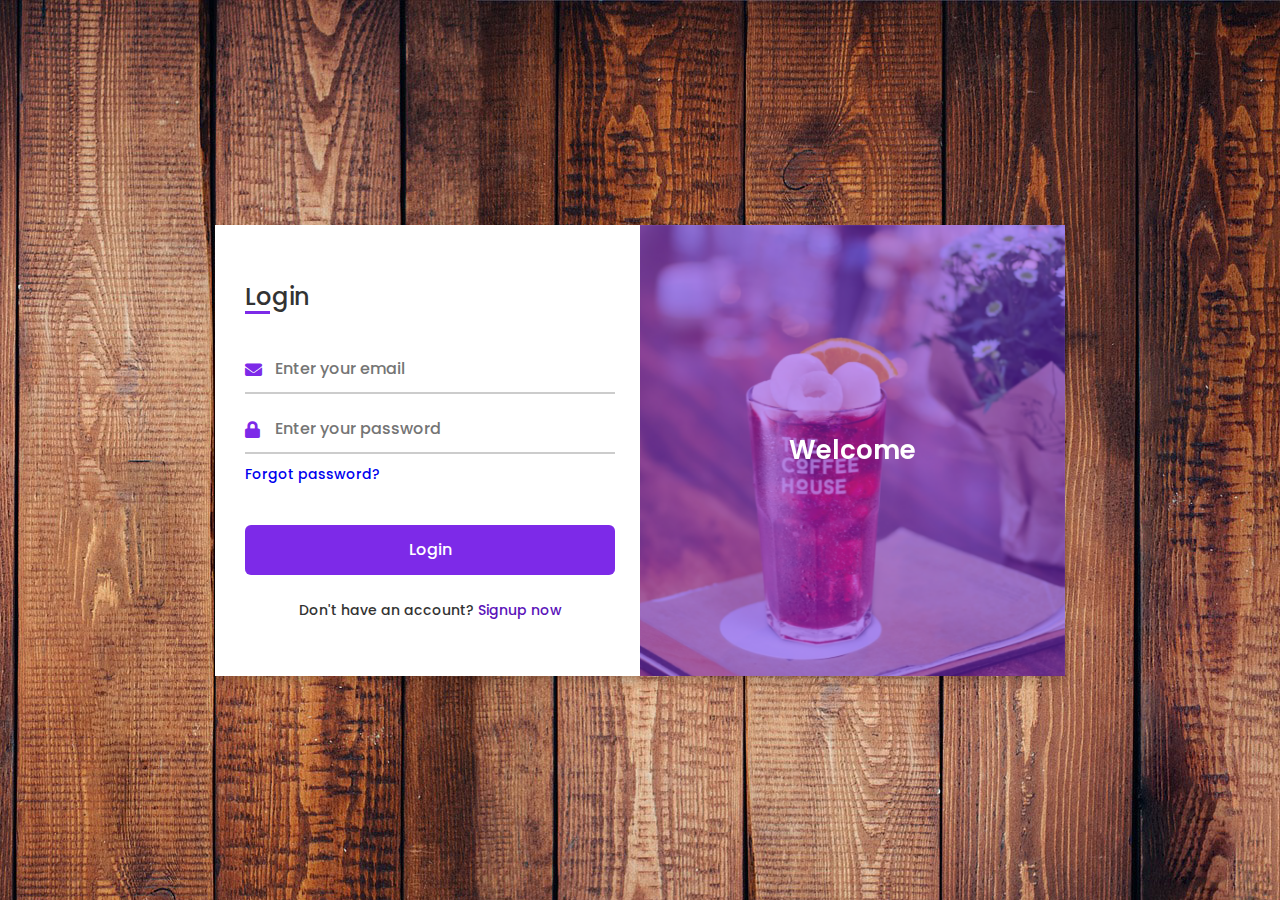
<file: login.html>
<!DOCTYPE html>
<!-- Coding by CodingNepal | www.codingnepalweb.com-->
<html lang="en" dir="ltr">
  <head>
    <meta charset="UTF-8">
    <title> Login and Registration Form in HTML & CSS | CodingLab </title>
    <link rel="stylesheet" href="login.css">
    <!-- Fontawesome CDN Link -->
    <link rel="stylesheet" href="https://cdnjs.cloudflare.com/ajax/libs/font-awesome/5.15.3/css/all.min.css">
    <meta name="viewport" content="width=device-width, initial-scale=1.0">
   </head>
<body>
  <div class="container">
    <input type="checkbox" id="flip">
    <div class="cover">
      <div class="front">
        <img src="images/drink3.jpeg" alt="">
        <div class="text">
          <span class="text-1">Welcome</span>
        </div>
      </div>
      <div class="back">
        <!--<img class="backImg" src="images/backImg.jpg" alt="">-->
        <div class="text">
          <span class="text-1">Complete miles of journey <br> with one step</span>
          <span class="text-2">Let's get started</span>
        </div>
      </div>
    </div>
    <div class="forms">
        <div class="form-content">
          <div class="login-form">
            <div class="title">Login</div>
          <form action="index.html">
            <div class="input-boxes">
              <div class="input-box">
                <i class="fas fa-envelope"></i>
                <input type="text" placeholder="Enter your email" required>
              </div>
              <div class="input-box">
                <i class="fas fa-lock"></i>
                <input type="password" placeholder="Enter your password" required>
              </div>
              <div class="text"><a href="#">Forgot password?</a></div>
              <div class="button input-box">
                <input type="submit" value="Login">
              </div>
              <div class="text sign-up-text">Don't have an account? <label for="flip">Signup now</label></div>
            </div>
        </form>
      </div>
        <div class="signup-form">
          <div class="title">Signup</div>
        <form action="#">
            <div class="input-boxes">
              <div class="input-box">
                <i class="fas fa-user"></i>
                <input type="text" placeholder="Enter your name" required>
              </div>
              <div class="input-box">
                <i class="fas fa-envelope"></i>
                <input type="text" placeholder="Enter your email" required>
              </div>
              <div class="input-box">
                <i class="fas fa-lock"></i>
                <input type="password" placeholder="Enter your password" required>
              </div>
              <div class="button input-box">
                <input type="submit" value="Sumbit">
              </div>
              <div class="text sign-up-text">Already have an account? <label for="flip">Login now</label></div>
            </div>
      </form>
    </div>
    </div>
    </div>
  </div>
</body>
</html>
</file>
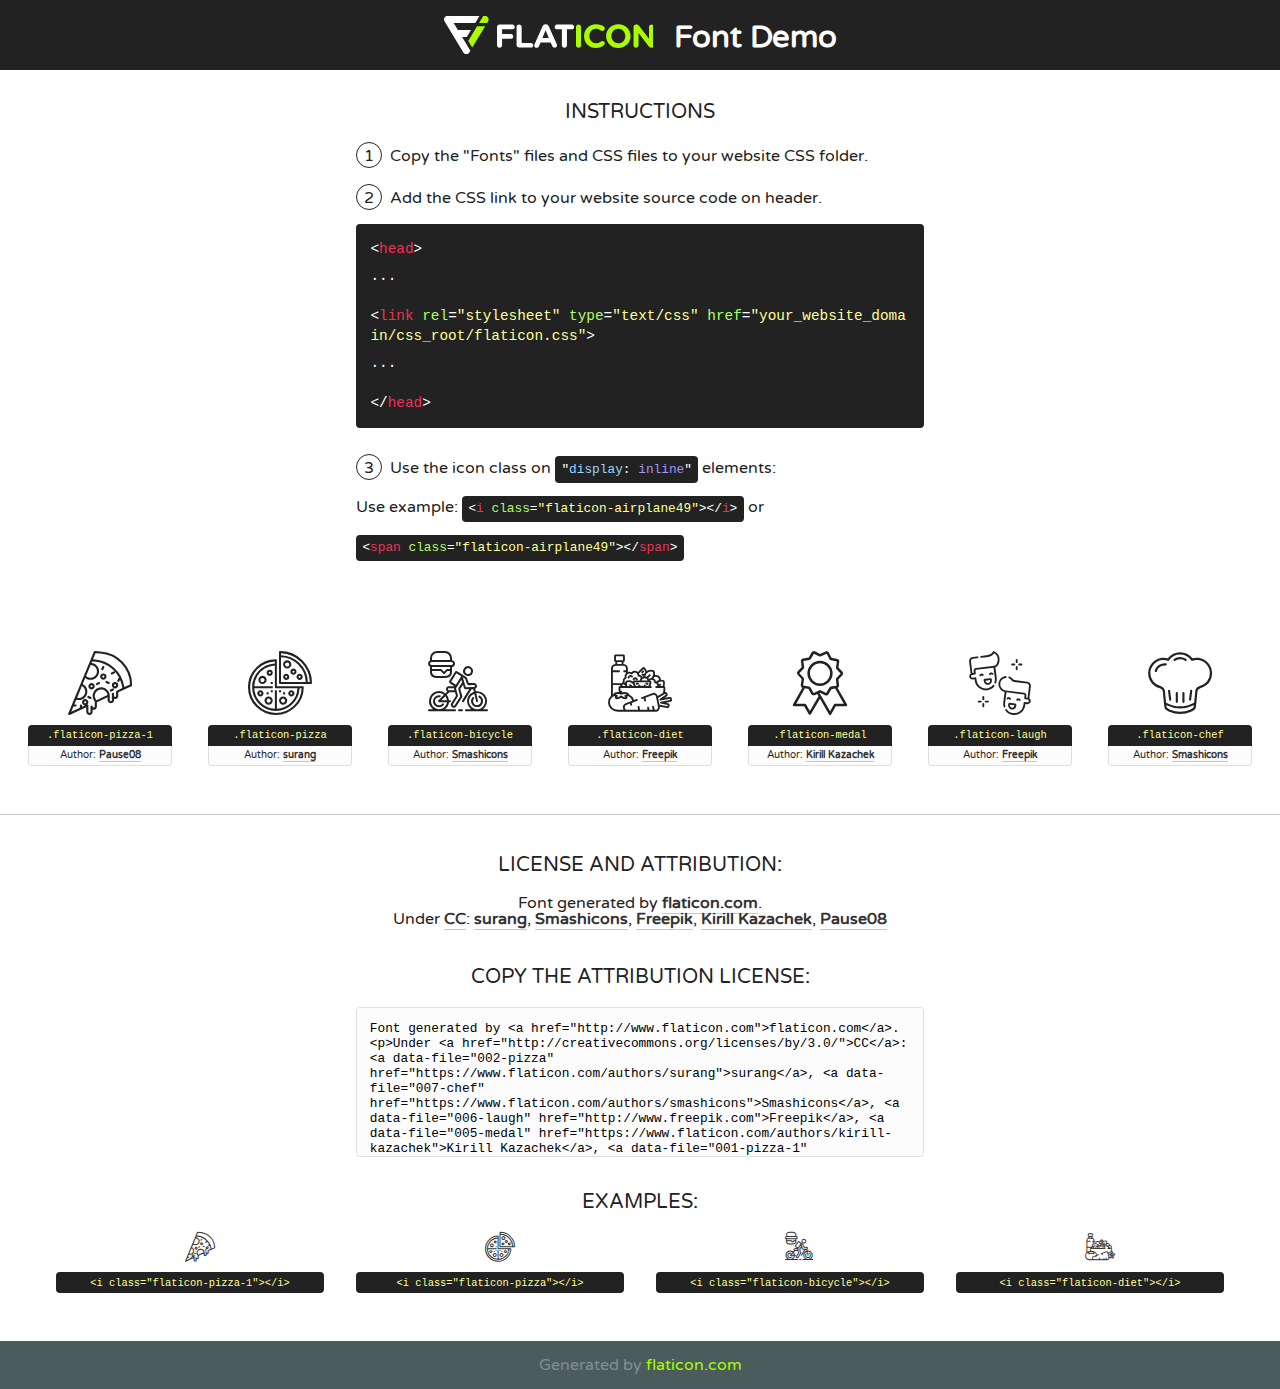
<file: fonts/flaticon/font/flaticon.html>
<!DOCTYPE html>
<!--
  Flaticon icon font: Flaticon
  Creation date: 25/09/2018 08:24
-->
<html>
<!DOCTYPE html>
<html>

<head>
    <title>Flaticon WebFont</title>
    <link href="http://fonts.googleapis.com/css?family=Varela+Round" rel="stylesheet" type="text/css" />
    <link rel="stylesheet" type="text/css" href="flaticon.css">
    <meta charset="UTF-8">
    <style>
    html, body, div, span, applet, object, iframe,
    h1, h2, h3, h4, h5, h6, p, blockquote, pre,
    a, abbr, acronym, address, big, cite, code,
    del, dfn, em, img, ins, kbd, q, s, samp,
    small, strike, strong, sub, sup, tt, var,
    b, u, i, center,
    dl, dt, dd, ol, ul, li,
    fieldset, form, label, legend,
    table, caption, tbody, tfoot, thead, tr, th, td,
    article, aside, canvas, details, embed, 
    figure, figcaption, footer, header, hgroup, 
    menu, nav, output, ruby, section, summary,
    time, mark, audio, video {
        margin: 0;
        padding: 0;
        border: 0;
        font-size: 100%;
        font: inherit;
        vertical-align: baseline;
    }
    /* HTML5 display-role reset for older browsers */
    article, aside, details, figcaption, figure, 
    footer, header, hgroup, menu, nav, section {
        display: block;
    }
    body {
        line-height: 1;
    }
    ol, ul {
        list-style: none;
    }
    blockquote, q {
        quotes: none;
    }
    blockquote:before, blockquote:after,
    q:before, q:after {
        content: '';
        content: none;
    }
    table {
        border-collapse: collapse;
        border-spacing: 0;
    }
    body {
        font-family: 'Varela Round', Helvetica, Arial, sans-serif;
        font-size: 16px;
        color: #222;
    }
    a {
        color: #333;
        border-bottom: 1px solid #a9fd00;
        font-weight: bold;
        text-decoration: none;
    }
    * {
        -moz-box-sizing: border-box;
        -webkit-box-sizing: border-box;
        box-sizing: border-box;
        margin: 0;
        padding: 0;
    }
    [class^="flaticon-"]:before, [class*=" flaticon-"]:before, [class^="flaticon-"]:after, [class*=" flaticon-"]:after {
        font-family: Flaticon;
        font-size: 30px;
        font-style: normal;
        margin-left: 20px;
        color: #333;
    }
    .wrapper {
        max-width: 600px;
        margin: auto;
        padding: 0 1em;
    }
    .title {
        font-size: 1.25em;
        text-align: center;
        margin-bottom: 1em;
        text-transform: uppercase;
    }
    header {
        text-align: center;
        background-color: #222;
        color: #fff;
        padding: 1em;
    }
    header .logo {
        width: 210px;
        height: 38px;
        display: inline-block;
        vertical-align: middle;
        margin-right: 1em;
        border: none;
    }
    header strong {
        font-size: 1.95em;
        font-weight: bold;
        vertical-align: middle;
        margin-top: 5px;
        display: inline-block;
    }
    .demo {
        margin: 2em auto;
        line-height: 1.25em;
    }
    .demo ul li {
        margin-bottom: 1em;
    }
    .demo ul li .num {
        color: #222;
        border-radius: 20px;
        display: inline-block;
        width: 26px;
        padding: 3px;
        height: 26px;
        text-align: center;
        margin-right: 0.5em;
        border: 1px solid #222;
    }
    .demo ul li code {
        background-color: #222;
        border-radius: 4px;
        padding: 0.25em 0.5em;
        display: inline-block;
        color: #fff;
        font-family: Consolas,Monaco,Lucida Console,Liberation Mono,DejaVu Sans Mono,Bitstream Vera Sans Mono,Courier New, monospace;
        font-weight: lighter;
        margin-top: 1em;
        font-size: 0.8em;
        word-break: break-all;
    }
    .demo ul li code.big {
        padding: 1em;
        font-size: 0.9em;
    }
    .demo ul li code .red {
        color: #EF3159;
    }
    .demo ul li code .green {
        color: #ACFF65;
    }
    .demo ul li code .yellow {
        color: #FFFF99;
    }
    .demo ul li code .blue {
        color: #99D3FF;
    }
    .demo ul li code .purple {
        color: #A295FF;
    }
    .demo ul li code .dots {
        margin-top: 0.5em;
        display: block;
    }
    #glyphs {
        border-bottom: 1px solid #ccc;
        padding: 2em 0;
        text-align: center;
    }
    .glyph {
        display: inline-block;
        width: 9em;
        margin: 1em;
        text-align: center;
        vertical-align: top;
        background: #FFF;
    }
    .glyph .glyph-icon {
        padding: 10px;
        display: block;
        font-family:"Flaticon";
        font-size: 64px;
        line-height: 1;
    }
    .glyph .glyph-icon:before {
        font-size: 64px;
        color: #222;
        margin-left: 0;
    }
    .class-name {
        font-size: 0.65em;
        background-color: #222;
        color: #fff;
        border-radius: 4px 4px 0 0;
        padding: 0.5em;
        color: #FFFF99;
        font-family: Consolas,Monaco,Lucida Console,Liberation Mono,DejaVu Sans Mono,Bitstream Vera Sans Mono,Courier New, monospace;
    }
    .author-name {
        font-size: 0.6em;
        background-color: #fcfcfd;
        border: 1px solid #DEDEE4;
        border-top: 0;
        border-radius: 0 0 4px 4px;
        padding: 0.5em;
    }
    .class-name:last-child {
        font-size: 10px;
        color:#888;
    }
    .class-name:last-child a {
        font-size: 10px;
        color:#555;
    }
    .class-name:last-child a:hover {
        color:#a9fd00;
    }
    .glyph > input {
        display: block;
        width: 100px;
        margin: 5px auto;
        text-align: center;
        font-size: 12px;
        cursor: text;
    }
    .glyph > input.icon-input {
        font-family:"Flaticon";
        font-size: 16px;
        margin-bottom: 10px;
    }
    .attribution .title {
        margin-top: 2em;
    }
    .attribution textarea {
        background-color: #fcfcfd;
        padding: 1em;
        border: none;
        box-shadow: none;
        border: 1px solid #DEDEE4;
        border-radius: 4px;
        resize: none;
        width: 100%;
        height: 150px;
        font-size: 0.8em;
        font-family: Consolas,Monaco,Lucida Console,Liberation Mono,DejaVu Sans Mono,Bitstream Vera Sans Mono,Courier New, monospace;
        -webkit-appearance: none;
    }
    .iconsuse {
        margin: 2em auto;
        text-align: center;
        max-width: 1200px;
    }
    .iconsuse:after {
        content: '';
        display: table;
        clear: both;
    }
    .iconsuse .image {
        float: left;
        width: 25%;
        padding: 0 1em;
    }
    .iconsuse .image p {
        margin-bottom: 1em;
    }
    .iconsuse .image span {
        display: block;
        font-size: 0.65em;
        background-color: #222;
        color: #fff;
        border-radius: 4px;
        padding: 0.5em;
        color: #FFFF99;
        margin-top: 1em;
        font-family: Consolas,Monaco,Lucida Console,Liberation Mono,DejaVu Sans Mono,Bitstream Vera Sans Mono,Courier New, monospace;
    }
    #footer {
        text-align: center;
        background-color: #4C5B5C;
        color: #7c9192;
        padding: 1em;
    }
    #footer a {
        border: none;
        color: #a9fd00;
        font-weight: normal;
    }
    @media (max-width: 960px) {
        .iconsuse .image {
            width: 50%;
        }
    }
    @media (max-width: 560px) {
        .iconsuse .image {
            width: 100%;
        }
    }
    </style>
</head>

<body class="characters-off">

    <header>
        <a href="http://www.flaticon.com" target="_blank" class="logo">
            <svg version="1.1" xmlns="http://www.w3.org/2000/svg" xmlns:xlink="http://www.w3.org/1999/xlink" xmlns:a="http://ns.adobe.com/AdobeSVGViewerExtensions/3.0/" viewBox="0 0 560.875 102.036" enable-background="new 0 0 560.875 102.036" xml:space="preserve">
                <defs>
                </defs>
                <g>
                    <g class="letters">
                        <path fill="#ffffff" d="M141.596,29.675c0-3.777,2.985-6.767,6.764-6.767h34.438c3.426,0,6.15,2.728,6.15,6.15
                        c0,3.43-2.724,6.149-6.15,6.149h-27.674v13.091h23.719c3.429,0,6.151,2.724,6.151,6.15c0,3.43-2.723,6.149-6.151,6.149h-23.719
                        v17.574c0,3.773-2.986,6.761-6.764,6.761c-3.779,0-6.764-2.989-6.764-6.761V29.675z"></path>
                        <path fill="#ffffff" d="M193.844,29.149c0-3.781,2.985-6.767,6.764-6.767c3.776,0,6.763,2.985,6.763,6.767v42.957h25.039
                        c3.426,0,6.149,2.726,6.149,6.153c0,3.425-2.723,6.15-6.149,6.15h-31.802c-3.779,0-6.764-2.986-6.764-6.768V29.149z"></path>
                        <path fill="#ffffff" d="M241.891,75.71l21.438-48.407c1.492-3.341,4.215-5.357,7.906-5.357h0.792
                        c3.686,0,6.323,2.017,7.815,5.357l21.439,48.407c0.436,0.967,0.701,1.845,0.701,2.723c0,3.602-2.809,6.501-6.414,6.501
                        c-3.161,0-5.269-1.845-6.499-4.655l-4.132-9.661h-27.059l-4.301,10.102c-1.144,2.631-3.426,4.214-6.237,4.214
                        c-3.517,0-6.24-2.81-6.24-6.325C241.1,77.64,241.451,76.677,241.891,75.71z M279.932,58.666l-8.521-20.297l-8.526,20.297H279.932
                        z"></path>
                        <path fill="#ffffff" d="M314.864,35.387H301.86c-3.429,0-6.239-2.813-6.239-6.238c0-3.429,2.811-6.24,6.239-6.24h39.533
                        c3.426,0,6.237,2.811,6.237,6.24c0,3.425-2.811,6.238-6.237,6.238h-13.001v42.785c0,3.773-2.99,6.761-6.764,6.761
                        c-3.779,0-6.764-2.989-6.764-6.761V35.387z"></path>
                        <path fill="#A9FD00" d="M352.615,29.149c0-3.781,2.985-6.767,6.767-6.767c3.774,0,6.761,2.985,6.761,6.767v49.024
                        c0,3.773-2.987,6.761-6.761,6.761c-3.781,0-6.767-2.989-6.767-6.761V29.149z"></path>
                        <path fill="#A9FD00" d="M374.132,53.836v-0.179c0-17.481,13.178-31.801,32.065-31.801c9.22,0,15.459,2.458,20.557,6.238
                        c1.402,1.054,2.637,2.985,2.637,5.357c0,3.692-2.985,6.59-6.681,6.59c-1.845,0-3.071-0.702-4.044-1.319
                        c-3.776-2.813-7.729-4.393-12.562-4.393c-10.364,0-17.831,8.611-17.831,19.154v0.173c0,10.542,7.291,19.329,17.831,19.329
                        c5.715,0,9.492-1.756,13.359-4.834c1.049-0.874,2.458-1.491,4.039-1.491c3.429,0,6.325,2.813,6.325,6.236
                        c0,2.106-1.056,3.78-2.282,4.834c-5.539,4.834-12.036,7.733-21.878,7.733C387.572,85.464,374.132,71.493,374.132,53.836z"></path>
                        <path fill="#A9FD00" d="M433.009,53.836v-0.179c0-17.481,13.79-31.801,32.766-31.801c18.981,0,32.592,14.143,32.592,31.628v0.173
                        c0,17.483-13.785,31.807-32.769,31.807C446.625,85.464,433.009,71.32,433.009,53.836z M484.224,53.836v-0.179
                        c0-10.539-7.725-19.326-18.626-19.326c-10.893,0-18.449,8.611-18.449,19.154v0.173c0,10.542,7.73,19.329,18.626,19.329
                        C476.676,72.986,484.224,64.378,484.224,53.836z"></path>
                        <path fill="#A9FD00" d="M506.233,29.321c0-3.774,2.99-6.763,6.767-6.763h1.401c3.252,0,5.183,1.583,7.029,3.953l26.093,34.265
                        V29.059c0-3.692,2.99-6.677,6.681-6.677c3.683,0,6.671,2.985,6.671,6.677v48.934c0,3.78-2.987,6.765-6.764,6.765h-0.436
                        c-3.257,0-5.188-1.581-7.034-3.953l-27.056-35.492v32.944c0,3.687-2.985,6.676-6.678,6.676c-3.683,0-6.673-2.989-6.673-6.676
                        V29.321z"></path>
                    </g>
                    <g class="insignia">
                        <path fill="#ffffff" d="M48.372,56.137h12.517l11.156-18.537H37.186L25.688,18.539h57.825L94.668,0H9.271
                        C5.925,0,2.842,1.801,1.198,4.716c-1.644,2.907-1.593,6.482,0.134,9.343l50.38,83.501c1.678,2.781,4.689,4.476,7.938,4.476
                        c3.246,0,6.257-1.695,7.935-4.476l2.898-4.804L48.372,56.137z"></path>
                        <g class="i">
                            <path fill="#A9FD00" d="M93.575,18.539h0.031v0.004l21.652,0.004l2.705-4.488c1.727-2.861,1.778-6.436,0.133-9.343
                            C116.454,1.801,113.371,0,110.026,0h-5.294L93.575,18.539z"></path>
                            <polygon fill="#A9FD00" points="88.291,27.356 64.725,66.486 75.519,84.404 109.942,27.356"></polygon>
                        </g>
                    </g>
                </g>
            </svg>
        </a>
        <strong>Font Demo</strong>
    </header>


    <section class="demo wrapper">

        <p class="title">Instructions</p>

        <ul>
            <li>
                <span class="num">1</span>Copy the "Fonts" files and CSS files to your website CSS folder.
            </li>
            <li>
                <span class="num">2</span>Add the CSS link to your website source code on header.
                <code class="big">
                    &lt;<span class="red">head</span>&gt;
                    <br/><span class="dots">...</span>
                    <br/>&lt;<span class="red">link</span> <span class="green">rel</span>=<span class="yellow">"stylesheet"</span> <span class="green">type</span>=<span class="yellow">"text/css"</span> <span class="green">href</span>=<span class="yellow">"your_website_domain/css_root/flaticon.css"</span>&gt;
                    <br/><span class="dots">...</span>
                    <br/>&lt;/<span class="red">head</span>&gt;
                </code>
            </li>

            <li>
                <p>
                    <span class="num">3</span>Use the icon class on <code>"<span class="blue">display</span>:<span class="purple"> inline</span>"</code> elements:
                    <br />
                    Use example: <code>&lt;<span class="red">i</span> <span class="green">class</span>=<span class="yellow">&quot;flaticon-airplane49&quot;</span>&gt;&lt;/<span class="red">i</span>&gt;</code> or <code>&lt;<span class="red">span</span> <span class="green">class</span>=<span class="yellow">&quot;flaticon-airplane49&quot;</span>&gt;&lt;/<span class="red">span</span>&gt;</code>
            </li>
        </ul>

    </section>




   <section id="glyphs">          
    
      
        <div class="glyph"><div class="glyph-icon flaticon-pizza-1"></div>
            <div class="class-name">.flaticon-pizza-1</div>
            <div class="author-name">Author: <a data-file="001-pizza-1" href="https://www.flaticon.com/authors/pause08">Pause08</a> </div> 
        </div>        
        
        <div class="glyph"><div class="glyph-icon flaticon-pizza"></div>
            <div class="class-name">.flaticon-pizza</div>
            <div class="author-name">Author: <a data-file="002-pizza" href="https://www.flaticon.com/authors/surang">surang</a> </div> 
        </div>        
        
        <div class="glyph"><div class="glyph-icon flaticon-bicycle"></div>
            <div class="class-name">.flaticon-bicycle</div>
            <div class="author-name">Author: <a data-file="003-bicycle" href="https://www.flaticon.com/authors/smashicons">Smashicons</a> </div> 
        </div>        
        
        <div class="glyph"><div class="glyph-icon flaticon-diet"></div>
            <div class="class-name">.flaticon-diet</div>
            <div class="author-name">Author: <a data-file="004-diet" href="http://www.freepik.com">Freepik</a> </div> 
        </div>        
        
        <div class="glyph"><div class="glyph-icon flaticon-medal"></div>
            <div class="class-name">.flaticon-medal</div>
            <div class="author-name">Author: <a data-file="005-medal" href="https://www.flaticon.com/authors/kirill-kazachek">Kirill Kazachek</a> </div> 
        </div>        
        
        <div class="glyph"><div class="glyph-icon flaticon-laugh"></div>
            <div class="class-name">.flaticon-laugh</div>
            <div class="author-name">Author: <a data-file="006-laugh" href="http://www.freepik.com">Freepik</a> </div> 
        </div>        
        
        <div class="glyph"><div class="glyph-icon flaticon-chef"></div>
            <div class="class-name">.flaticon-chef</div>
            <div class="author-name">Author: <a data-file="007-chef" href="https://www.flaticon.com/authors/smashicons">Smashicons</a> </div> 
        </div>        
        

    </section>



    <section class="attribution wrapper"   style="text-align:center;">

      <div class="title">License and attribution:</div><div class="attrDiv">Font generated by <a href="http://www.flaticon.com">flaticon.com</a>. <div><p>Under <a href="http://creativecommons.org/licenses/by/3.0/">CC</a>: <a data-file="002-pizza" href="https://www.flaticon.com/authors/surang">surang</a>, <a data-file="007-chef" href="https://www.flaticon.com/authors/smashicons">Smashicons</a>, <a data-file="006-laugh" href="http://www.freepik.com">Freepik</a>, <a data-file="005-medal" href="https://www.flaticon.com/authors/kirill-kazachek">Kirill Kazachek</a>, <a data-file="001-pizza-1" href="https://www.flaticon.com/authors/pause08">Pause08</a></p>  </div>
      </div>
      <div class="title">Copy the Attribution License:</div>

    <textarea onclick="this.focus();this.select();">Font generated by &lt;a href=&quot;http://www.flaticon.com&quot;&gt;flaticon.com&lt;/a&gt;. <p>Under <a href="http://creativecommons.org/licenses/by/3.0/">CC</a>: <a data-file="002-pizza" href="https://www.flaticon.com/authors/surang">surang</a>, <a data-file="007-chef" href="https://www.flaticon.com/authors/smashicons">Smashicons</a>, <a data-file="006-laugh" href="http://www.freepik.com">Freepik</a>, <a data-file="005-medal" href="https://www.flaticon.com/authors/kirill-kazachek">Kirill Kazachek</a>, <a data-file="001-pizza-1" href="https://www.flaticon.com/authors/pause08">Pause08</a></p>  
     </textarea>

    </section>

    <section class="iconsuse">

          <div class="title">Examples:</div>            
             
            <div class="image">
                <p>
                    <i class="glyph-icon flaticon-pizza-1"></i> 
                    <span>&lt;i class=&quot;flaticon-pizza-1&quot;&gt;&lt;/i&gt;</span>
                </p>
            </div>
            
            <div class="image">
                <p>
                    <i class="glyph-icon flaticon-pizza"></i> 
                    <span>&lt;i class=&quot;flaticon-pizza&quot;&gt;&lt;/i&gt;</span>
                </p>
            </div>
            
            <div class="image">
                <p>
                    <i class="glyph-icon flaticon-bicycle"></i> 
                    <span>&lt;i class=&quot;flaticon-bicycle&quot;&gt;&lt;/i&gt;</span>
                </p>
            </div>
            
            <div class="image">
                <p>
                    <i class="glyph-icon flaticon-diet"></i> 
                    <span>&lt;i class=&quot;flaticon-diet&quot;&gt;&lt;/i&gt;</span>
                </p>
            </div>
                       
        </div>
                            
    </section>

<div id="footer">
    <div>Generated by <a href="http://www.flaticon.com">flaticon.com</a>
    </div>
</div>



</body>
</html>
</file>
<file: login.css>
/* Google Font Link */
@import url('https://fonts.googleapis.com/css2?family=Poppins:wght@200;300;400;500;600;700&display=swap');
*{
  margin: 0;
  padding: 0;
  box-sizing: border-box;
  font-family: "Poppins" , sans-serif;
}
body{
  min-height: 100vh;
  display: flex;
  align-items: center;
  justify-content: center;
  background: url(../images/bg_1.jpg) repeat;
  padding: 30px;
}
.container{
  position: relative;
  max-width: 850px;
  width: 100%;
  background: #fff;
  padding: 40px 30px;
  box-shadow: 0 5px 10px rgba(0,0,0,0.2);
  perspective: 2700px;
}
.container .cover{
  position: absolute;
  top: 0;
  left: 50%;
  height: 100%;
  width: 50%;
  z-index: 98;
  transition: all 1s ease;
  transform-origin: left;
  transform-style: preserve-3d;
}
.container #flip:checked ~ .cover{
  transform: rotateY(-180deg);
}
 .container .cover .front,
 .container .cover .back{
  position: absolute;
  top: 0;
  left: 0;
  height: 100%;
  width: 100%;
}
.cover .back{
  transform: rotateY(180deg);
  backface-visibility: hidden;
}
.container .cover::before,
.container .cover::after{
  content: '';
  position: absolute;
  height: 100%;
  width: 100%;
  background: #7d2ae8;
  opacity: 0.5;
  z-index: 12;
}
.container .cover::after{
  opacity: 0.3;
  transform: rotateY(180deg);
  backface-visibility: hidden;
}
.container .cover img{
  position: absolute;
  height: 100%;
  width: 100%;
  object-fit: cover;
  z-index: 10;
}
.container .cover .text{
  position: absolute;
  z-index: 130;
  height: 100%;
  width: 100%;
  display: flex;
  flex-direction: column;
  align-items: center;
  justify-content: center;
}
.cover .text .text-1,
.cover .text .text-2{
  font-size: 26px;
  font-weight: 600;
  color: #fff;
  text-align: center;
}
.cover .text .text-2{
  font-size: 15px;
  font-weight: 500;
}
.container .forms{
  height: 100%;
  width: 100%;
  background: #fff;
}
.container .form-content{
  display: flex;
  align-items: center;
  justify-content: space-between;
}
.form-content .login-form,
.form-content .signup-form{
  width: calc(100% / 2 - 25px);
}
.forms .form-content .title{
  position: relative;
  font-size: 24px;
  font-weight: 500;
  color: #333;
}
.forms .form-content .title:before{
  content: '';
  position: absolute;
  left: 0;
  bottom: 0;
  height: 3px;
  width: 25px;
  background: #7d2ae8;
}
.forms .signup-form  .title:before{
  width: 20px;
}
.forms .form-content .input-boxes{
  margin-top: 30px;
}
.forms .form-content .input-box{
  display: flex;
  align-items: center;
  height: 50px;
  width: 100%;
  margin: 10px 0;
  position: relative;
}
.form-content .input-box input{
  height: 100%;
  width: 100%;
  outline: none;
  border: none;
  padding: 0 30px;
  font-size: 16px;
  font-weight: 500;
  border-bottom: 2px solid rgba(0,0,0,0.2);
  transition: all 0.3s ease;
}
.form-content .input-box input:focus,
.form-content .input-box input:valid{
  border-color: #7d2ae8;
}
.form-content .input-box i{
  position: absolute;
  color: #7d2ae8;
  font-size: 17px;
}
.forms .form-content .text{
  font-size: 14px;
  font-weight: 500;
  color: #333;
}
.forms .form-content .text a{
  text-decoration: none;
}
.forms .form-content .text a:hover{
  text-decoration: underline;
}
.forms .form-content .button{
  color: #fff;
  margin-top: 40px;
}
.forms .form-content .button input{
  color: #fff;
  background: #7d2ae8;
  border-radius: 6px;
  padding: 0;
  cursor: pointer;
  transition: all 0.4s ease;
}
.forms .form-content .button input:hover{
  background: #5b13b9;
}
.forms .form-content label{
  color: #5b13b9;
  cursor: pointer;
}
.forms .form-content label:hover{
  text-decoration: underline;
}
.forms .form-content .login-text,
.forms .form-content .sign-up-text{
  text-align: center;
  margin-top: 25px;
}
.container #flip{
  display: none;
}
@media (max-width: 730px) {
  .container .cover{
    display: none;
  }
  .form-content .login-form,
  .form-content .signup-form{
    width: 100%;
  }
  .form-content .signup-form{
    display: none;
  }
  .container #flip:checked ~ .forms .signup-form{
    display: block;
  }
  .container #flip:checked ~ .forms .login-form{
    display: none;
  }
}
</file>
<file: fonts/flaticon/font/flaticon.css>
/*
  	Flaticon icon font: Flaticon
  	Creation date: 25/09/2018 08:24
  	*/

@font-face {
  font-family: "Flaticon";
  src: url("./Flaticon.eot");
  src: url("./Flaticon.eot?#iefix") format("embedded-opentype"),
       url("./Flaticon.woff") format("woff"),
       url("./Flaticon.ttf") format("truetype"),
       url("./Flaticon.svg#Flaticon") format("svg");
  font-weight: normal;
  font-style: normal;
}

@media screen and (-webkit-min-device-pixel-ratio:0) {
  @font-face {
    font-family: "Flaticon";
    src: url("./Flaticon.svg#Flaticon") format("svg");
  }
}

[class^="flaticon-"]:before, [class*=" flaticon-"]:before,
[class^="flaticon-"]:after, [class*=" flaticon-"]:after {   
  font-family: Flaticon;
        font-size: 20px;
font-style: normal;
margin-left: 20px;
}

.flaticon-pizza-1:before { content: "\f100"; }
.flaticon-pizza:before { content: "\f101"; }
.flaticon-bicycle:before { content: "\f102"; }
.flaticon-diet:before { content: "\f103"; }
.flaticon-medal:before { content: "\f104"; }
.flaticon-laugh:before { content: "\f105"; }
.flaticon-chef:before { content: "\f106"; }
</file>
